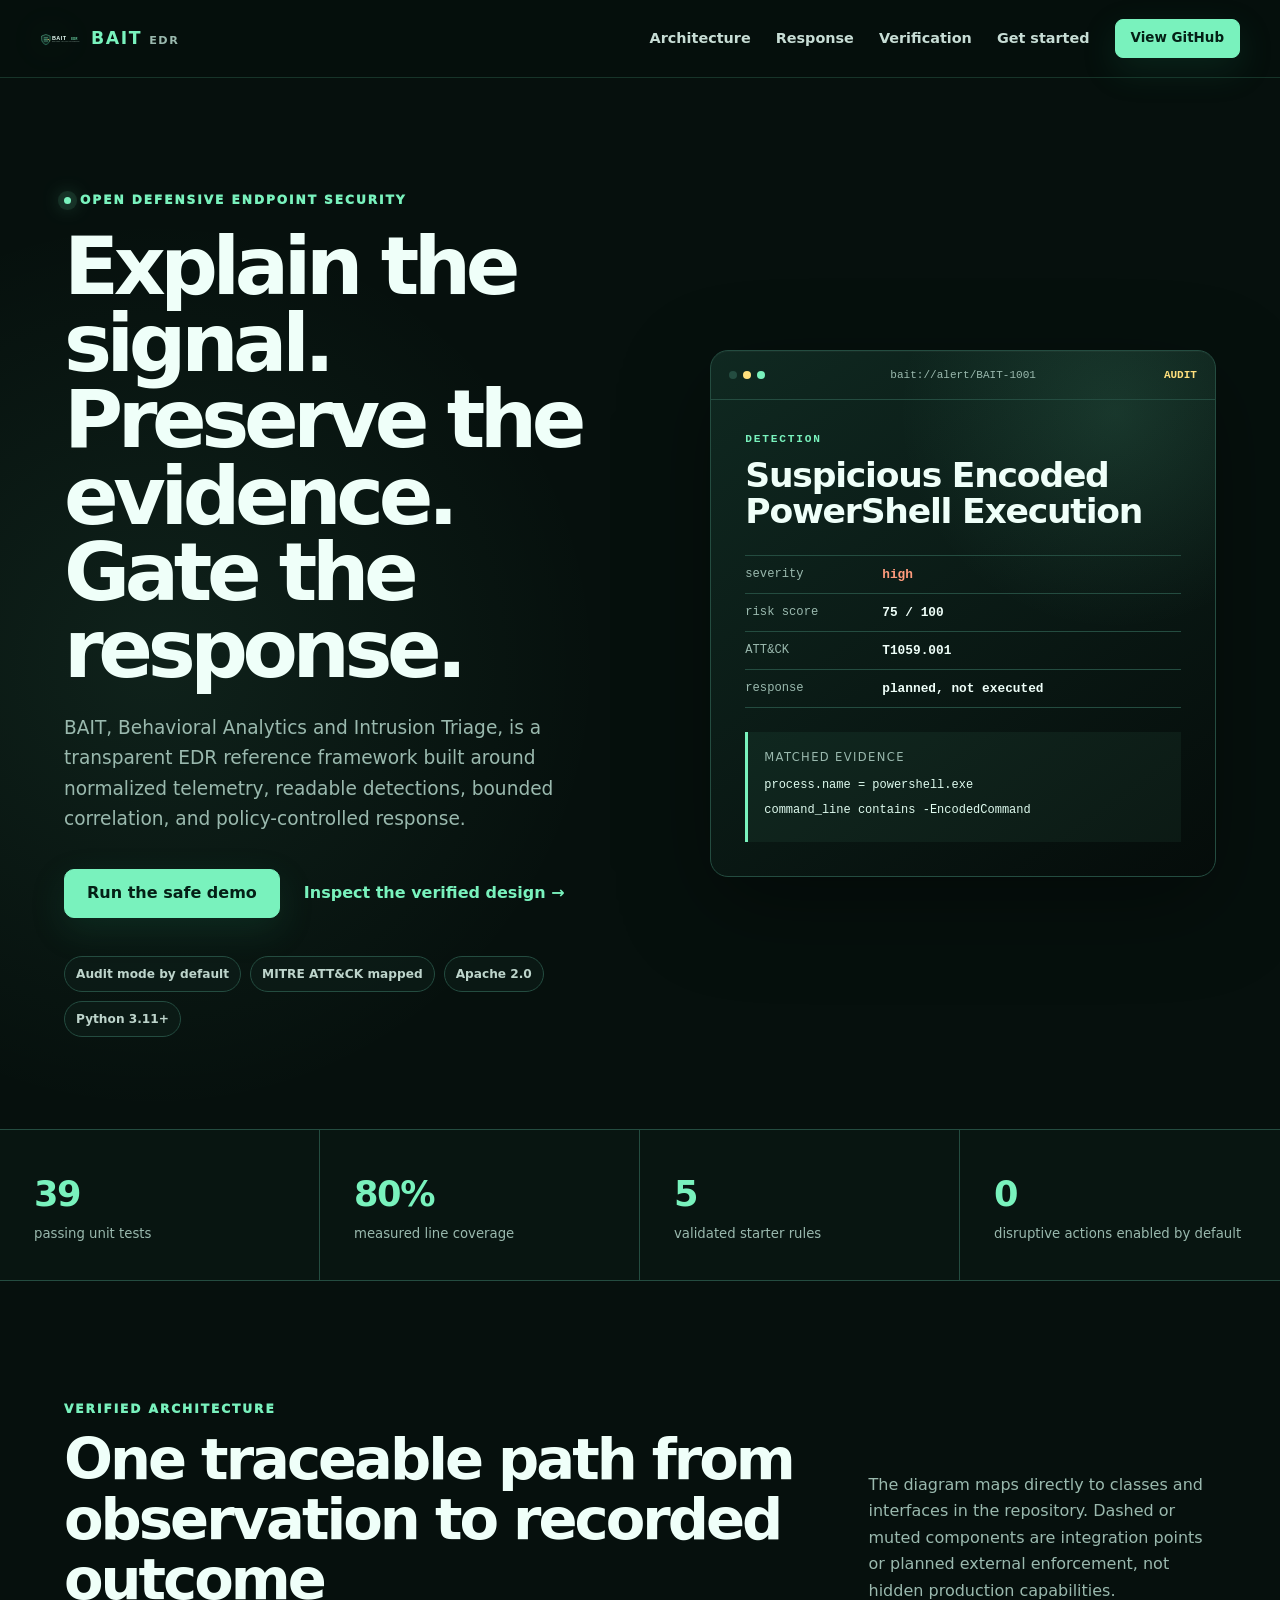
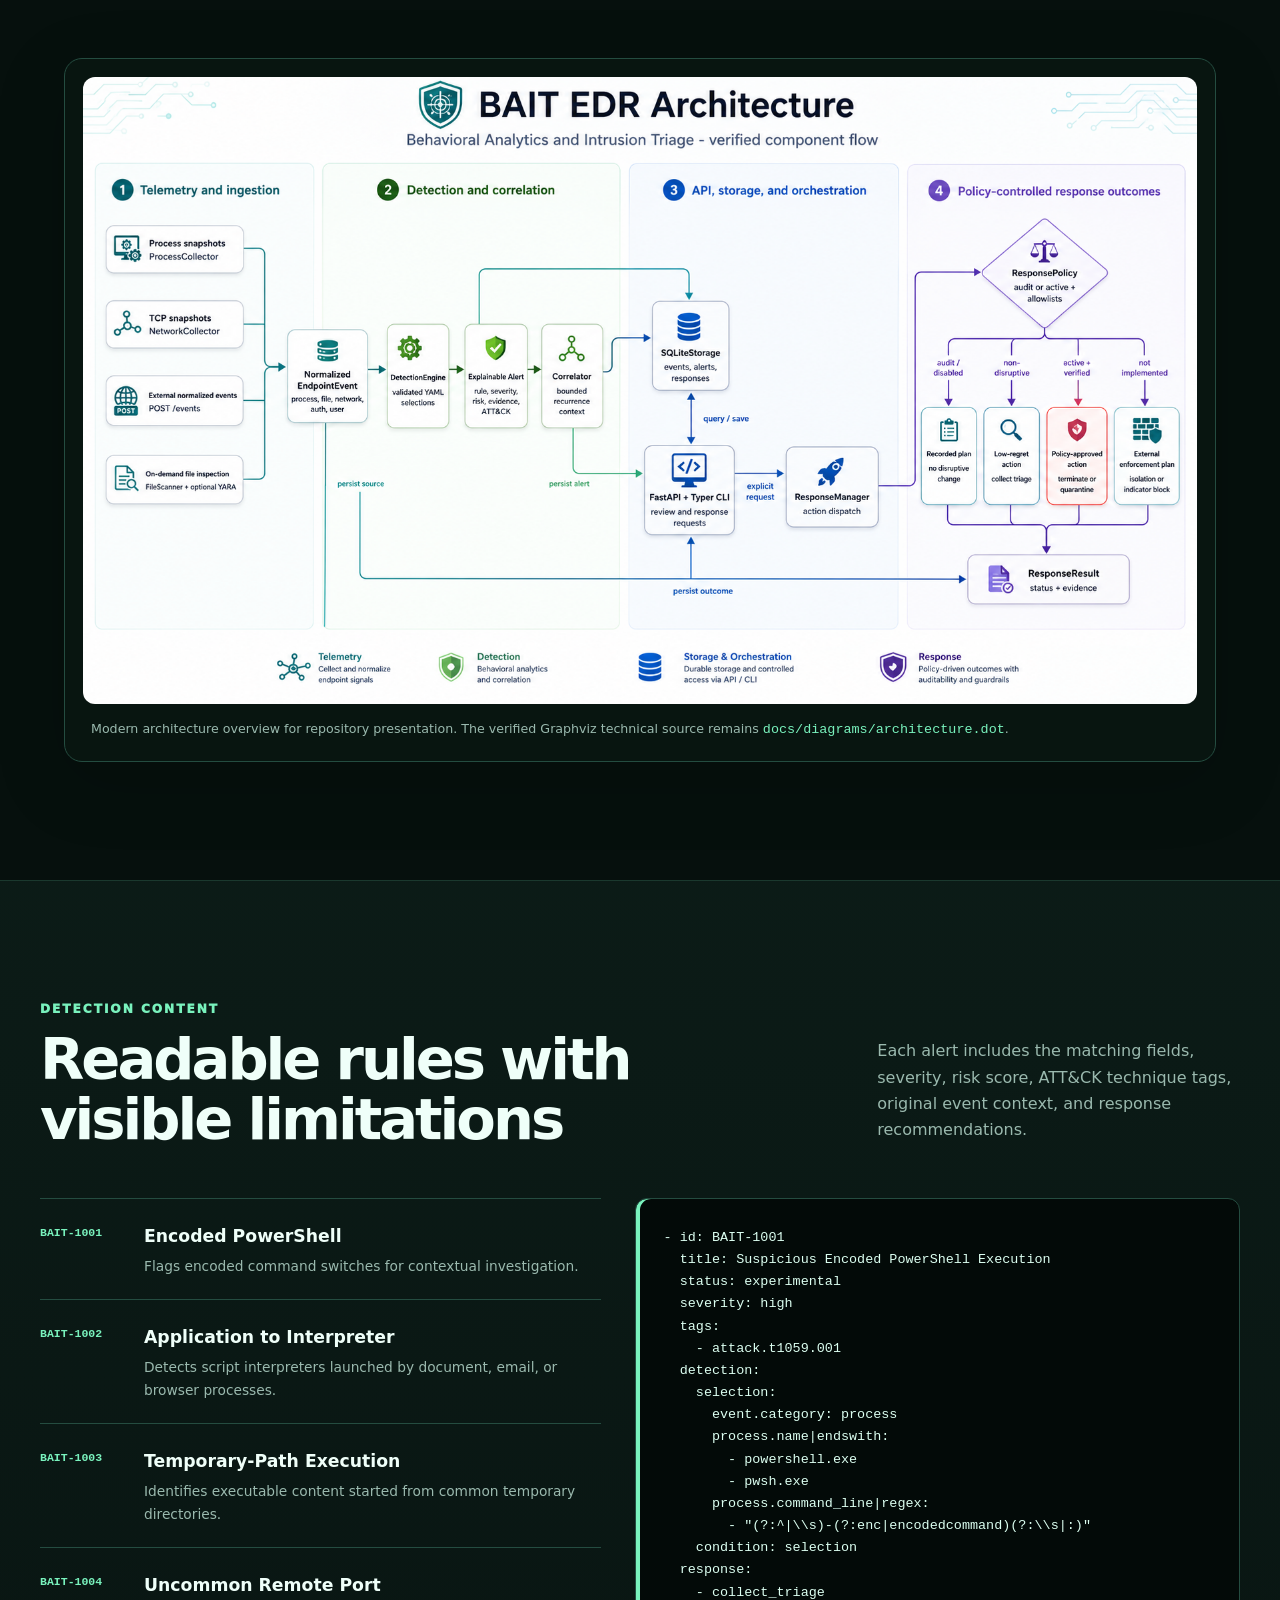
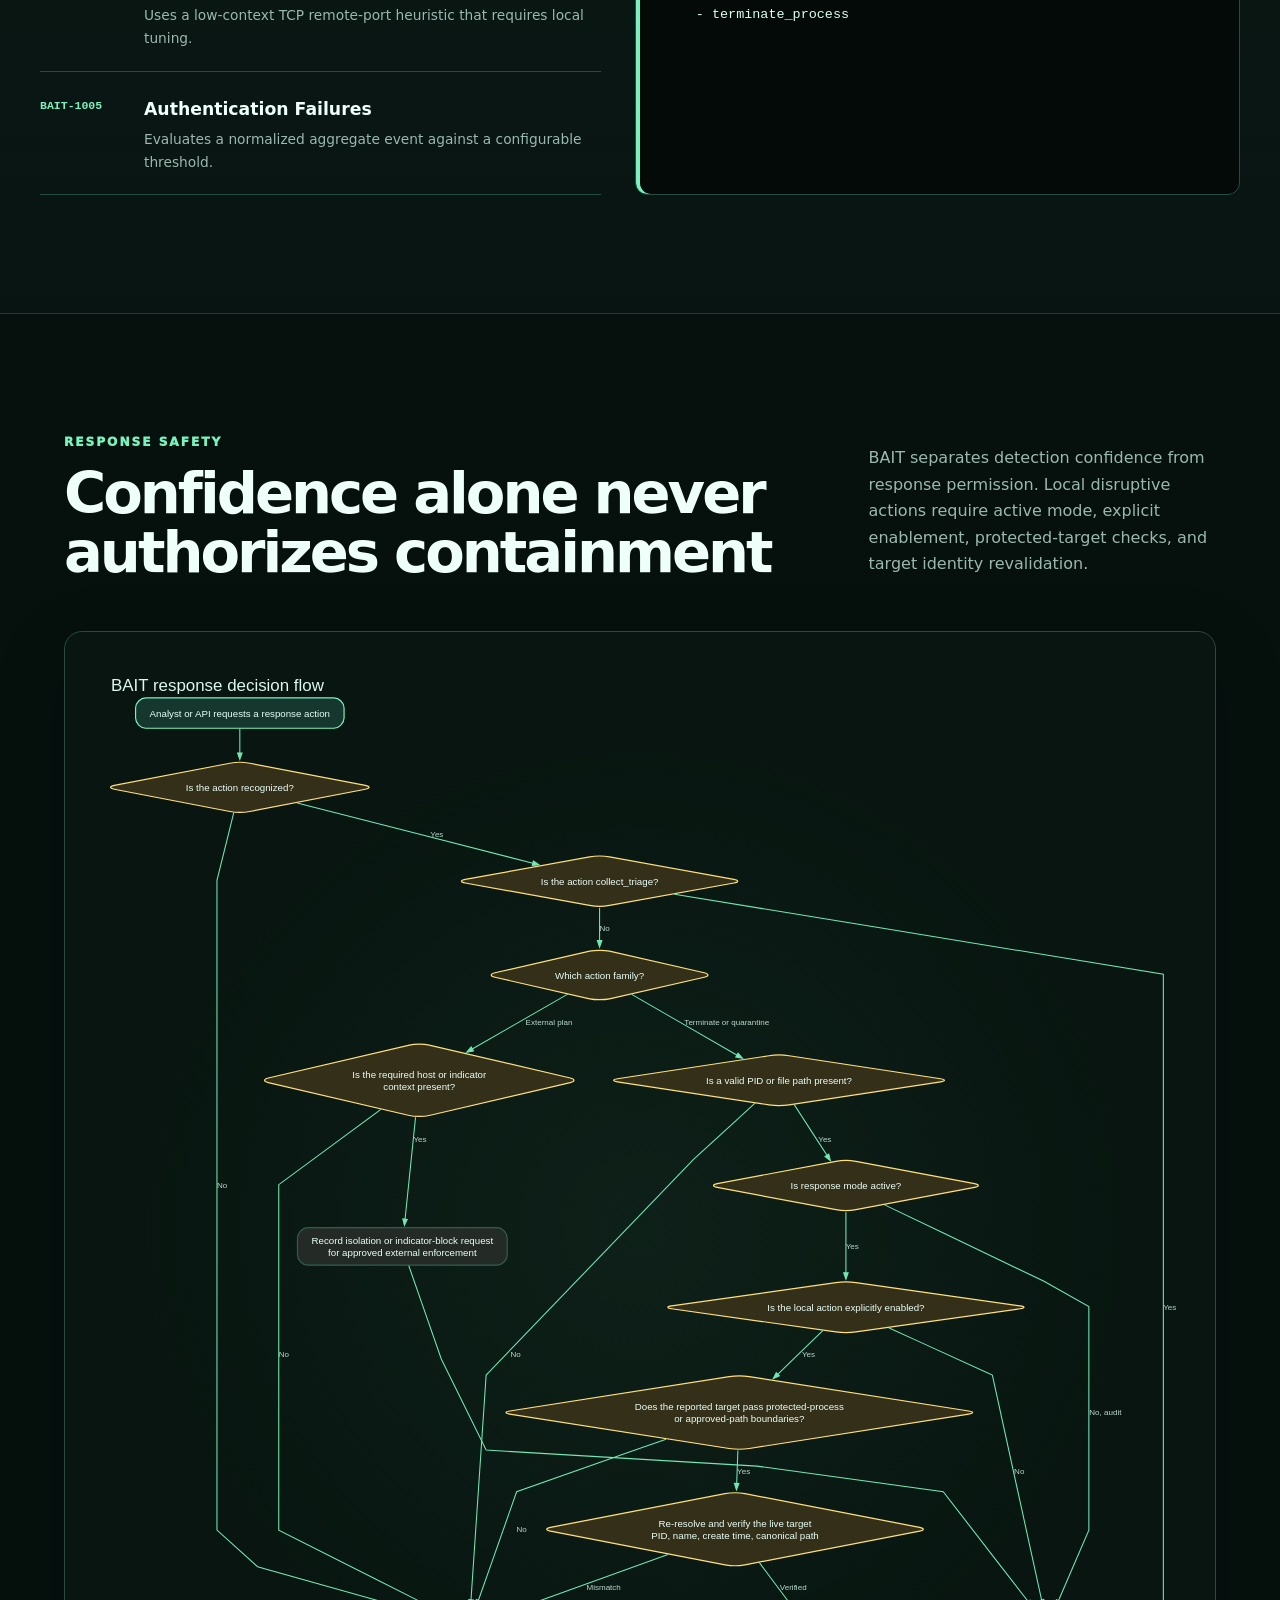
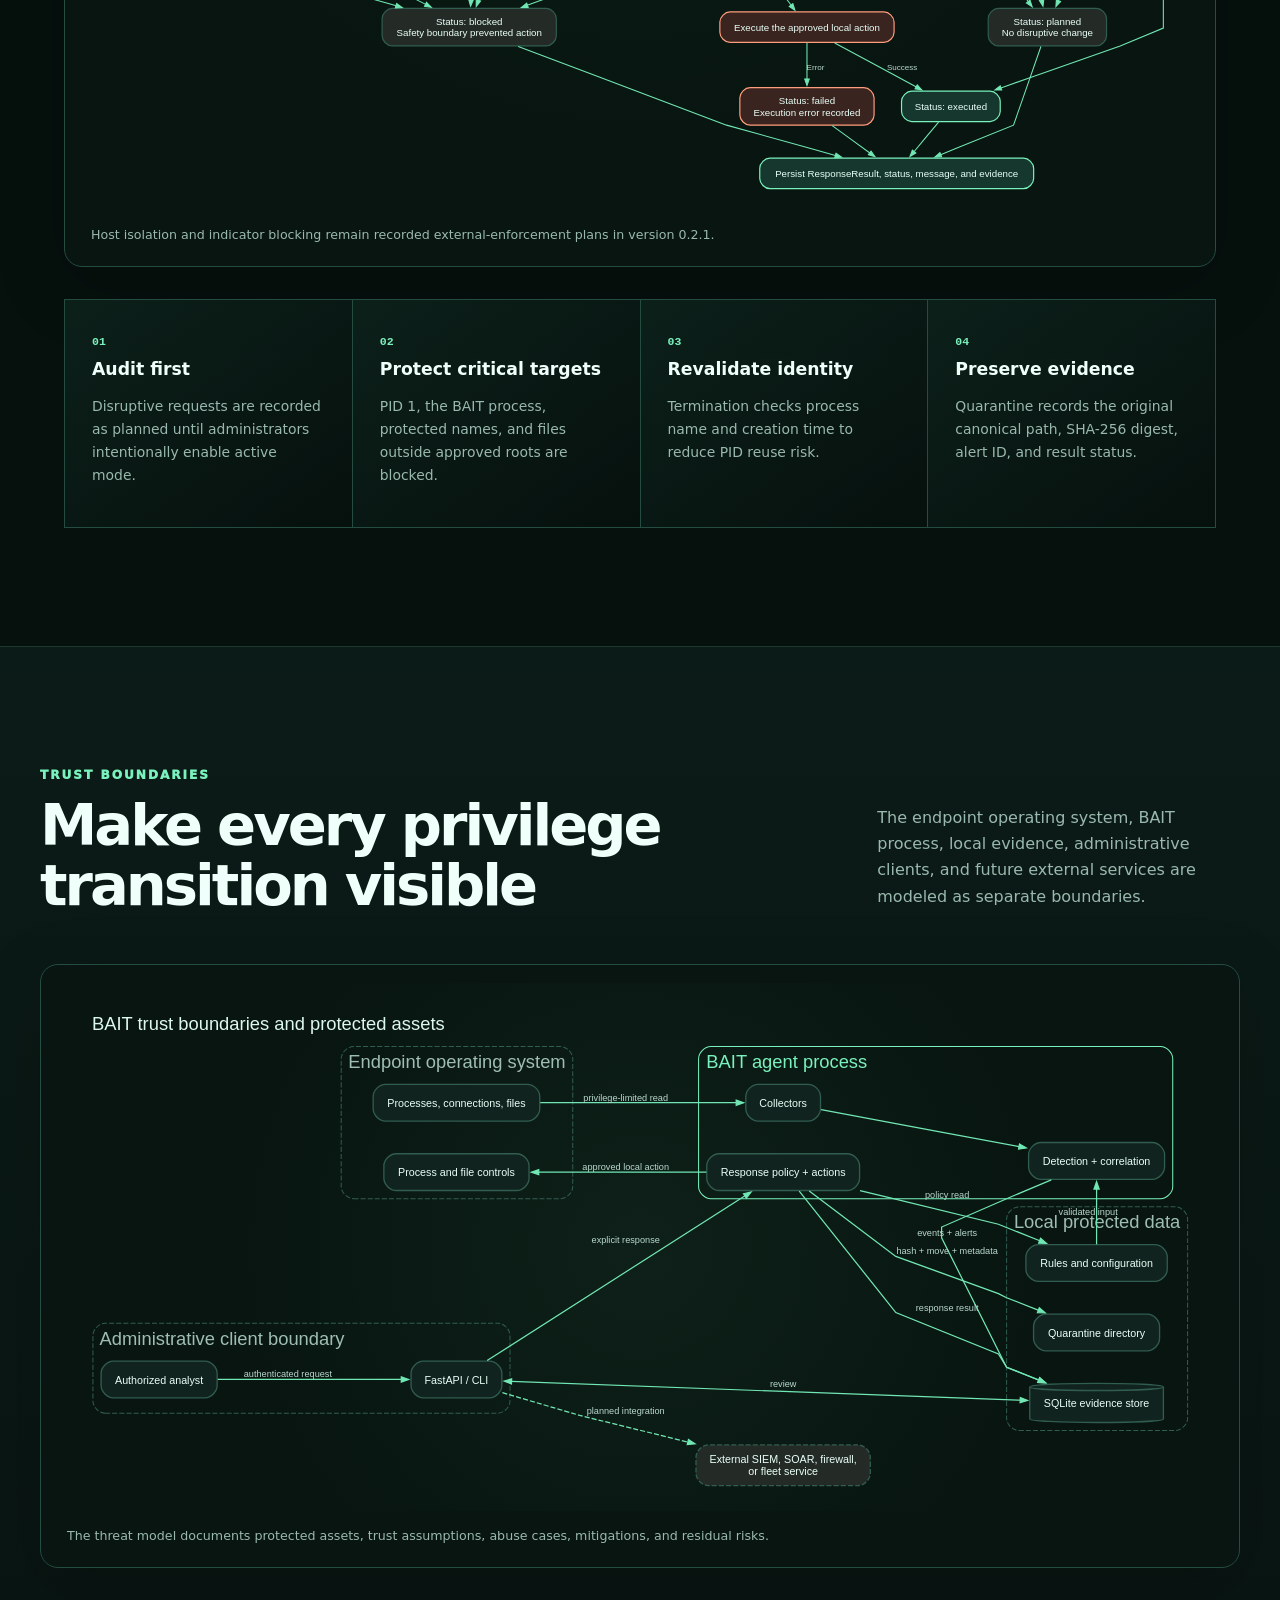
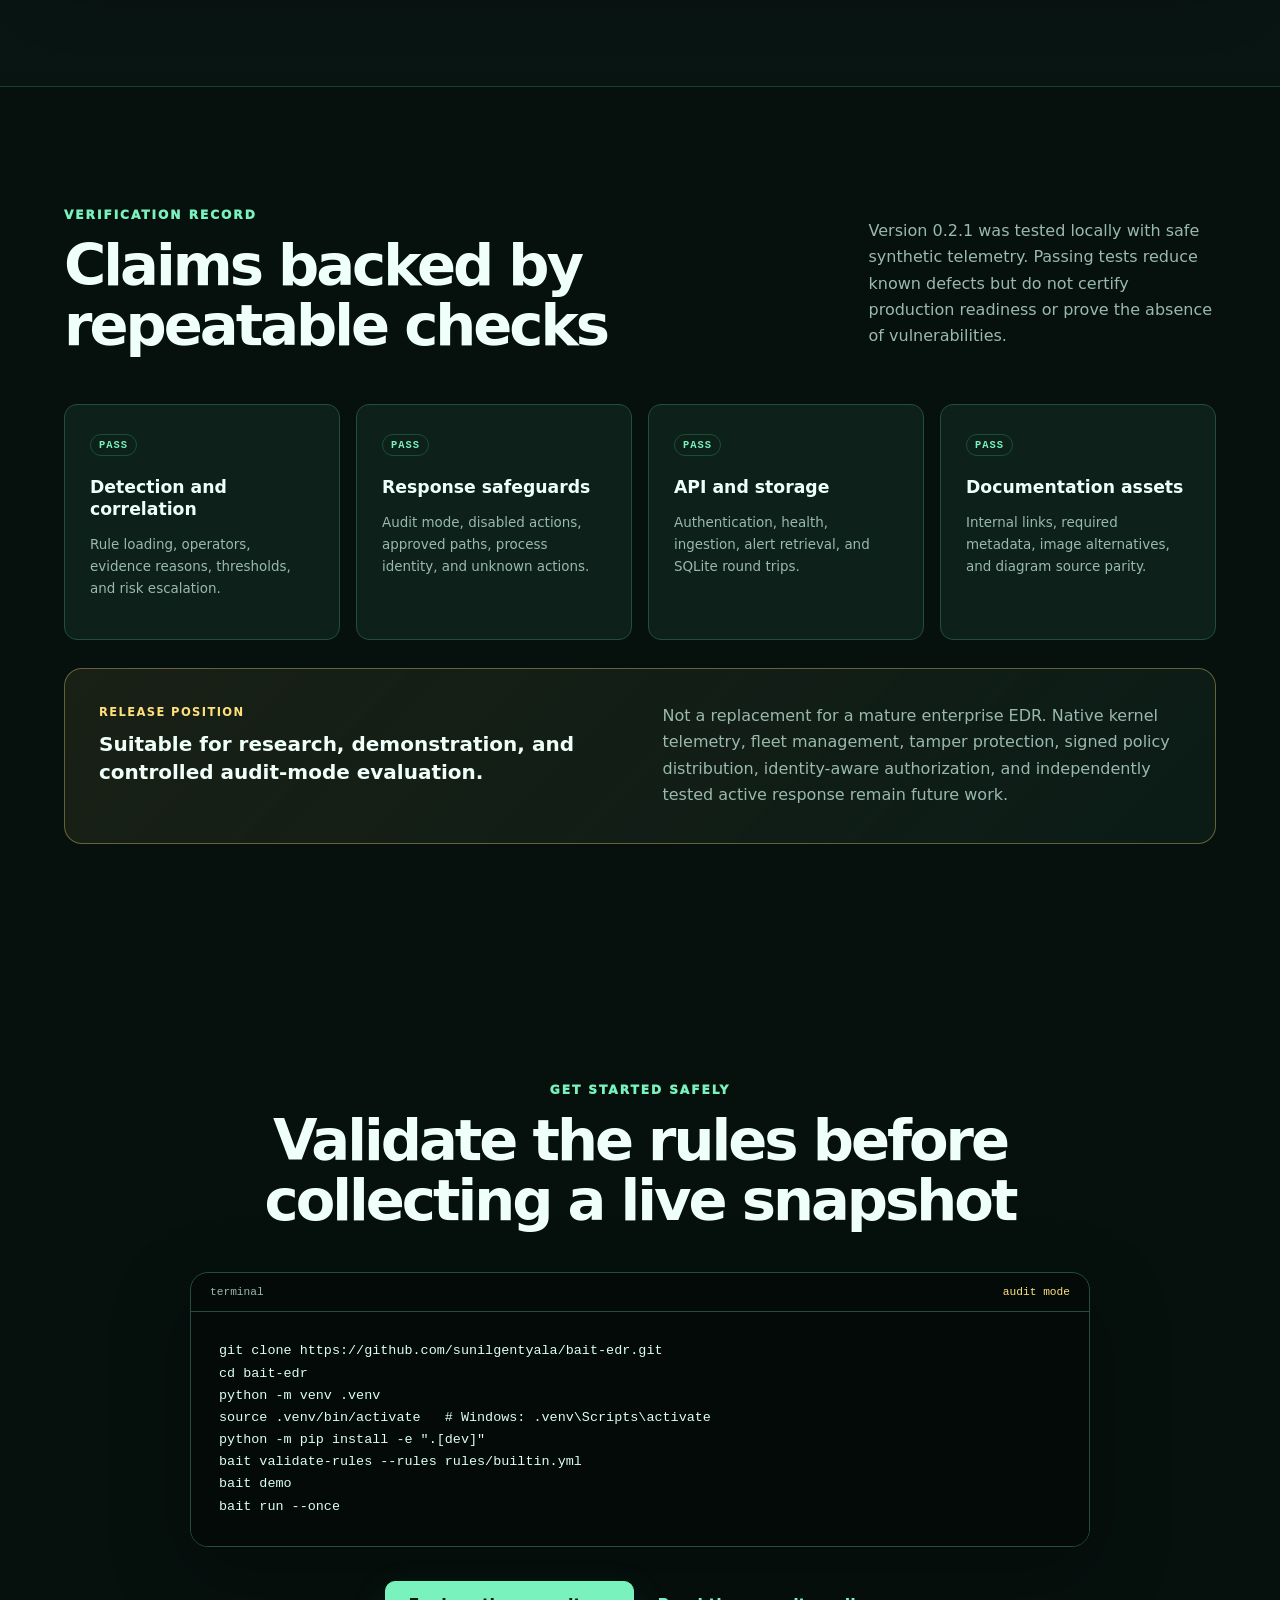
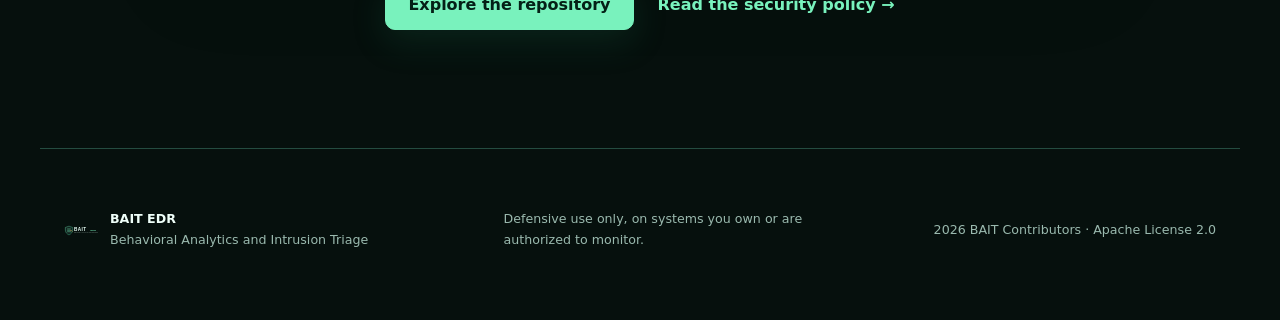
<file: docs/index.html>
<!doctype html>
<html lang="en">
<head>
  <meta charset="utf-8">
  <meta name="viewport" content="width=device-width, initial-scale=1">
  <meta name="description" content="BAIT is an audit-first endpoint detection and response reference framework for explainable intrusion detection, evidence preservation, and policy-controlled response.">
  <meta name="theme-color" content="#07100e">
  <meta property="og:title" content="BAIT EDR | Behavioral Analytics and Intrusion Triage">
  <meta property="og:description" content="An open, explainable, audit-first endpoint security framework with verified flows and policy-gated response.">
  <meta property="og:type" content="website">
  <meta property="og:image" content="assets/social-preview.png">
  <meta name="twitter:card" content="summary_large_image">
  <title>BAIT EDR | Behavioral Analytics and Intrusion Triage</title>
  <link rel="icon" href="assets/favicon.svg" type="image/svg+xml">
  <link rel="stylesheet" href="styles.css">
</head>
<body>
  <a class="skip-link" href="#content">Skip to content</a>

  <header class="site-header">
    <a class="brand" href="#top" aria-label="BAIT EDR home">
      <img src="assets/bait-logo.svg" alt="BAIT EDR logo" width="40" height="40">
      <span><strong>BAIT</strong><small>EDR</small></span>
    </a>
    <button class="nav-toggle" type="button" aria-expanded="false" aria-controls="primary-nav">Menu</button>
    <nav id="primary-nav" aria-label="Primary navigation">
      <a href="#architecture">Architecture</a>
      <a href="#response">Response</a>
      <a href="#verification">Verification</a>
      <a href="#start">Get started</a>
      <a class="button small repo-link" href="https://github.com/sunilgentyala/bait-edr">View GitHub</a>
    </nav>
  </header>

  <main id="content">
    <section id="top" class="hero" aria-labelledby="hero-title">
      <div class="hero-copy">
        <p class="eyebrow"><span class="signal-dot" aria-hidden="true"></span>Open defensive endpoint security</p>
        <h1 id="hero-title">Explain the signal.<br>Preserve the evidence.<br>Gate the response.</h1>
        <p class="lead">BAIT, Behavioral Analytics and Intrusion Triage, is a transparent EDR reference framework built around normalized telemetry, readable detections, bounded correlation, and policy-controlled response.</p>
        <div class="actions">
          <a class="button" href="#start">Run the safe demo</a>
          <a class="text-link" href="#architecture">Inspect the verified design <span aria-hidden="true">→</span></a>
        </div>
        <div class="status-row" aria-label="Project attributes">
          <span>Audit mode by default</span>
          <span>MITRE ATT&amp;CK mapped</span>
          <span>Apache 2.0</span>
          <span>Python 3.11+</span>
        </div>
      </div>

      <div class="hero-console" aria-label="Example BAIT alert">
        <div class="console-bar">
          <span class="console-lights" aria-hidden="true"><i></i><i></i><i></i></span>
          <span>bait://alert/BAIT-1001</span>
          <span class="console-state">AUDIT</span>
        </div>
        <div class="console-body">
          <p class="console-label">DETECTION</p>
          <h2>Suspicious Encoded PowerShell Execution</h2>
          <dl>
            <div><dt>severity</dt><dd class="severity">high</dd></div>
            <div><dt>risk score</dt><dd>75 / 100</dd></div>
            <div><dt>ATT&amp;CK</dt><dd>T1059.001</dd></div>
            <div><dt>response</dt><dd>planned, not executed</dd></div>
          </dl>
          <div class="evidence">
            <span>matched evidence</span>
            <code>process.name = powershell.exe</code>
            <code>command_line contains -EncodedCommand</code>
          </div>
        </div>
      </div>
    </section>

    <section class="metrics" aria-label="Verified project metrics">
      <article><strong>39</strong><span>passing unit tests</span></article>
      <article><strong>80%</strong><span>measured line coverage</span></article>
      <article><strong>5</strong><span>validated starter rules</span></article>
      <article><strong>0</strong><span>disruptive actions enabled by default</span></article>
    </section>

    <section id="architecture" class="section">
      <div class="section-heading">
        <div>
          <p class="eyebrow">Verified architecture</p>
          <h2>One traceable path from observation to recorded outcome</h2>
        </div>
        <p>The diagram maps directly to classes and interfaces in the repository. Dashed or muted components are integration points or planned external enforcement, not hidden production capabilities.</p>
      </div>
      <figure class="diagram-card">
        <a href="assets/architecture-modern.png" aria-label="Open the BAIT architecture diagram at full size">
          <img src="assets/architecture-modern.png" alt="BAIT architecture showing telemetry sources, normalized endpoint events, detection, correlation, storage, API and CLI access, response policy, and recorded outcomes.">
        </a>
        <figcaption>Modern architecture overview for repository presentation. The verified Graphviz technical source remains <code>docs/diagrams/architecture.dot</code>.</figcaption>
      </figure>
    </section>

    <section id="detections" class="section section-dark">
      <div class="section-heading">
        <div>
          <p class="eyebrow">Detection content</p>
          <h2>Readable rules with visible limitations</h2>
        </div>
        <p>Each alert includes the matching fields, severity, risk score, ATT&amp;CK technique tags, original event context, and response recommendations.</p>
      </div>
      <div class="detection-layout">
        <div class="rule-list">
          <article><span>BAIT-1001</span><h3>Encoded PowerShell</h3><p>Flags encoded command switches for contextual investigation.</p></article>
          <article><span>BAIT-1002</span><h3>Application to Interpreter</h3><p>Detects script interpreters launched by document, email, or browser processes.</p></article>
          <article><span>BAIT-1003</span><h3>Temporary-Path Execution</h3><p>Identifies executable content started from common temporary directories.</p></article>
          <article><span>BAIT-1004</span><h3>Uncommon Remote Port</h3><p>Uses a low-context TCP remote-port heuristic that requires local tuning.</p></article>
          <article><span>BAIT-1005</span><h3>Authentication Failures</h3><p>Evaluates a normalized aggregate event against a configurable threshold.</p></article>
        </div>
        <pre aria-label="Example BAIT detection rule"><code>- id: BAIT-1001
  title: Suspicious Encoded PowerShell Execution
  status: experimental
  severity: high
  tags:
    - attack.t1059.001
  detection:
    selection:
      event.category: process
      process.name|endswith:
        - powershell.exe
        - pwsh.exe
      process.command_line|regex:
        - "(?:^|\\s)-(?:enc|encodedcommand)(?:\\s|:)"
    condition: selection
  response:
    - collect_triage
    - terminate_process</code></pre>
      </div>
    </section>

    <section id="response" class="section">
      <div class="section-heading">
        <div>
          <p class="eyebrow">Response safety</p>
          <h2>Confidence alone never authorizes containment</h2>
        </div>
        <p>BAIT separates detection confidence from response permission. Local disruptive actions require active mode, explicit enablement, protected-target checks, and target identity revalidation.</p>
      </div>
      <figure class="diagram-card">
        <a href="assets/response-flow.svg" aria-label="Open the BAIT response decision flow at full size">
          <img src="assets/response-flow.svg" alt="BAIT response flow showing recognized action checks, required target data, audit or active mode, explicit action enablement, safety boundaries, identity revalidation, execution, and recorded results.">
        </a>
        <figcaption>Host isolation and indicator blocking remain recorded external-enforcement plans in version 0.2.1.</figcaption>
      </figure>
      <div class="safety-grid">
        <article><span>01</span><h3>Audit first</h3><p>Disruptive requests are recorded as planned until administrators intentionally enable active mode.</p></article>
        <article><span>02</span><h3>Protect critical targets</h3><p>PID 1, the BAIT process, protected names, and files outside approved roots are blocked.</p></article>
        <article><span>03</span><h3>Revalidate identity</h3><p>Termination checks process name and creation time to reduce PID reuse risk.</p></article>
        <article><span>04</span><h3>Preserve evidence</h3><p>Quarantine records the original canonical path, SHA-256 digest, alert ID, and result status.</p></article>
      </div>
    </section>

    <section id="trust" class="section section-dark">
      <div class="section-heading">
        <div>
          <p class="eyebrow">Trust boundaries</p>
          <h2>Make every privilege transition visible</h2>
        </div>
        <p>The endpoint operating system, BAIT process, local evidence, administrative clients, and future external services are modeled as separate boundaries.</p>
      </div>
      <figure class="diagram-card">
        <a href="assets/trust-boundaries.svg" aria-label="Open the BAIT trust-boundary diagram at full size">
          <img src="assets/trust-boundaries.svg" alt="BAIT trust-boundary diagram separating endpoint operating-system data and controls, agent components, rules, evidence storage, quarantine, administrative clients, and external services.">
        </a>
        <figcaption>The threat model documents protected assets, trust assumptions, abuse cases, mitigations, and residual risks.</figcaption>
      </figure>
    </section>

    <section id="verification" class="section">
      <div class="section-heading">
        <div>
          <p class="eyebrow">Verification record</p>
          <h2>Claims backed by repeatable checks</h2>
        </div>
        <p>Version 0.2.1 was tested locally with safe synthetic telemetry. Passing tests reduce known defects but do not certify production readiness or prove the absence of vulnerabilities.</p>
      </div>
      <div class="verification-grid">
        <article><strong>PASS</strong><h3>Detection and correlation</h3><p>Rule loading, operators, evidence reasons, thresholds, and risk escalation.</p></article>
        <article><strong>PASS</strong><h3>Response safeguards</h3><p>Audit mode, disabled actions, approved paths, process identity, and unknown actions.</p></article>
        <article><strong>PASS</strong><h3>API and storage</h3><p>Authentication, health, ingestion, alert retrieval, and SQLite round trips.</p></article>
        <article><strong>PASS</strong><h3>Documentation assets</h3><p>Internal links, required metadata, image alternatives, and diagram source parity.</p></article>
      </div>
      <div class="callout">
        <div><span>Release position</span><strong>Suitable for research, demonstration, and controlled audit-mode evaluation.</strong></div>
        <p>Not a replacement for a mature enterprise EDR. Native kernel telemetry, fleet management, tamper protection, signed policy distribution, identity-aware authorization, and independently tested active response remain future work.</p>
      </div>
    </section>

    <section id="start" class="section start">
      <p class="eyebrow">Get started safely</p>
      <h2>Validate the rules before collecting a live snapshot</h2>
      <div class="command-card">
        <div class="command-tabs" aria-hidden="true"><span>terminal</span><span>audit mode</span></div>
        <pre><code>git clone https://github.com/sunilgentyala/bait-edr.git
cd bait-edr
python -m venv .venv
source .venv/bin/activate   # Windows: .venv\Scripts\activate
python -m pip install -e ".[dev]"
bait validate-rules --rules rules/builtin.yml
bait demo
bait run --once</code></pre>
      </div>
      <div class="actions centered">
        <a class="button repo-link" href="https://github.com/sunilgentyala/bait-edr">Explore the repository</a>
        <a class="text-link" href="https://github.com/sunilgentyala/bait-edr/blob/main/SECURITY.md">Read the security policy <span aria-hidden="true">→</span></a>
      </div>
    </section>
  </main>

  <footer>
    <div class="footer-brand">
      <img src="assets/bait-logo.svg" alt="" width="34" height="34">
      <p><strong>BAIT EDR</strong><span>Behavioral Analytics and Intrusion Triage</span></p>
    </div>
    <p>Defensive use only, on systems you own or are authorized to monitor.</p>
    <p><span id="year">2026</span> BAIT Contributors · Apache License 2.0</p>
  </footer>

  <script src="app.js"></script>
</body>
</html>
</file>
<file: docs/styles.css>
:root {
  --bg: #06100d;
  --bg-soft: #091713;
  --panel: #0d201a;
  --panel-strong: #102a22;
  --text: #effff9;
  --muted: #9ab9ae;
  --line: #244c40;
  --line-soft: rgba(121, 242, 189, 0.16);
  --accent: #79f2bd;
  --accent-dark: #174f3b;
  --gold: #ffe07d;
  --danger: #ff9c7d;
  --max: 1200px;
  --radius: 18px;
  color-scheme: dark;
}

* { box-sizing: border-box; }
html { scroll-behavior: smooth; scroll-padding-top: 90px; }
body {
  margin: 0;
  background:
    radial-gradient(circle at 12% 8%, rgba(121, 242, 189, 0.08), transparent 28rem),
    var(--bg);
  color: var(--text);
  font-family: Inter, ui-sans-serif, system-ui, -apple-system, BlinkMacSystemFont, "Segoe UI", sans-serif;
  line-height: 1.65;
  text-rendering: optimizeLegibility;
}
img { display: block; max-width: 100%; }
a { color: inherit; text-decoration: none; }
button, a { -webkit-tap-highlight-color: transparent; }
:focus-visible { outline: 3px solid var(--gold); outline-offset: 4px; }

.skip-link {
  position: fixed;
  left: 16px;
  top: -80px;
  z-index: 100;
  padding: 11px 15px;
  border-radius: 8px;
  background: var(--gold);
  color: #151306;
  font-weight: 800;
}
.skip-link:focus { top: 16px; }

.site-header {
  position: sticky;
  top: 0;
  z-index: 50;
  display: flex;
  align-items: center;
  justify-content: space-between;
  min-height: 78px;
  padding: 0 max(22px, calc((100vw - var(--max)) / 2));
  border-bottom: 1px solid var(--line-soft);
  background: rgba(6, 16, 13, 0.9);
  backdrop-filter: blur(18px);
}
.brand { display: inline-flex; align-items: center; gap: 11px; }
.brand img { filter: drop-shadow(0 0 18px rgba(121, 242, 189, 0.2)); }
.brand > span { display: flex; align-items: baseline; gap: 7px; letter-spacing: 0.1em; }
.brand strong { color: var(--accent); font-size: 1.08rem; }
.brand small { color: var(--muted); font-size: 0.7rem; font-weight: 800; }
nav { display: flex; align-items: center; gap: 25px; font-size: 0.9rem; font-weight: 700; }
nav > a:not(.button) { color: #c7ddd5; }
nav > a:not(.button):hover { color: var(--accent); }
.nav-toggle {
  display: none;
  min-height: 42px;
  padding: 0 14px;
  border: 1px solid var(--line);
  border-radius: 9px;
  background: var(--panel);
  color: var(--text);
  font: inherit;
  font-weight: 750;
}

.button {
  display: inline-flex;
  align-items: center;
  justify-content: center;
  min-height: 49px;
  padding: 0 22px;
  border: 1px solid var(--accent);
  border-radius: 10px;
  background: var(--accent);
  color: #042016;
  font-weight: 900;
  box-shadow: 0 12px 34px rgba(30, 120, 85, 0.2);
  transition: transform 160ms ease, box-shadow 160ms ease;
}
.button:hover { transform: translateY(-2px); box-shadow: 0 16px 42px rgba(30, 120, 85, 0.29); }
.button.small { min-height: 39px; padding: 0 15px; border-radius: 8px; font-size: 0.84rem; }
.text-link { color: var(--accent); font-weight: 850; }
.text-link:hover { text-decoration: underline; text-underline-offset: 5px; }

.hero {
  max-width: var(--max);
  min-height: 730px;
  margin: 0 auto;
  padding: 112px 24px 92px;
  display: grid;
  grid-template-columns: minmax(0, 1.06fr) minmax(370px, 0.94fr);
  gap: 76px;
  align-items: center;
}
.eyebrow {
  margin: 0;
  color: var(--accent);
  font-size: 0.76rem;
  font-weight: 950;
  letter-spacing: 0.16em;
  text-transform: uppercase;
}
.signal-dot {
  display: inline-block;
  width: 7px;
  height: 7px;
  margin-right: 9px;
  border-radius: 50%;
  background: var(--accent);
  box-shadow: 0 0 0 6px rgba(121, 242, 189, 0.1), 0 0 20px var(--accent);
}
h1 {
  margin: 18px 0 25px;
  font-size: clamp(3.3rem, 6.3vw, 6.2rem);
  line-height: 0.95;
  letter-spacing: -0.067em;
}
h2 {
  margin: 11px 0 22px;
  max-width: 860px;
  font-size: clamp(2.25rem, 4.5vw, 4.3rem);
  line-height: 1.04;
  letter-spacing: -0.052em;
}
h3 { margin: 5px 0 8px; font-size: 1.08rem; line-height: 1.3; }
.lead { max-width: 690px; margin: 0; color: var(--muted); font-size: 1.16rem; }
.actions { display: flex; align-items: center; gap: 24px; margin-top: 34px; }
.actions.centered { justify-content: center; }
.status-row { display: flex; flex-wrap: wrap; gap: 9px; margin-top: 38px; }
.status-row span {
  padding: 7px 11px;
  border: 1px solid var(--line);
  border-radius: 999px;
  color: #bdd4cb;
  background: rgba(13, 32, 26, 0.55);
  font-size: 0.76rem;
  font-weight: 700;
}

.hero-console {
  position: relative;
  border: 1px solid var(--line);
  border-radius: var(--radius);
  overflow: hidden;
  background: linear-gradient(145deg, rgba(16, 42, 34, 0.94), rgba(5, 12, 10, 0.98));
  box-shadow: 0 28px 90px rgba(0, 0, 0, 0.36), inset 0 1px rgba(255, 255, 255, 0.03);
}
.hero-console::before {
  content: "";
  position: absolute;
  inset: -1px;
  pointer-events: none;
  background: radial-gradient(circle at 80% 12%, rgba(121, 242, 189, 0.12), transparent 35%);
}
.console-bar {
  position: relative;
  display: grid;
  grid-template-columns: 1fr auto 1fr;
  align-items: center;
  min-height: 49px;
  padding: 0 18px;
  border-bottom: 1px solid var(--line);
  color: var(--muted);
  font-family: ui-monospace, SFMono-Regular, Menlo, Consolas, monospace;
  font-size: 0.69rem;
}
.console-lights { display: flex; gap: 6px; }
.console-lights i { width: 8px; height: 8px; border-radius: 50%; background: var(--line); }
.console-lights i:nth-child(2) { background: var(--gold); }
.console-lights i:nth-child(3) { background: var(--accent); }
.console-state { justify-self: end; color: var(--gold); font-weight: 900; }
.console-body { position: relative; padding: 34px; }
.console-label { margin: 0; color: var(--accent); font: 800 0.7rem/1 ui-monospace, monospace; letter-spacing: 0.16em; }
.console-body h2 { margin: 13px 0 25px; font-size: clamp(1.55rem, 2.7vw, 2.3rem); letter-spacing: -0.035em; }
dl { margin: 0; border-top: 1px solid var(--line); }
dl div { display: grid; grid-template-columns: 125px 1fr; gap: 12px; padding: 11px 0; border-bottom: 1px solid var(--line); }
dt { color: var(--muted); font: 0.76rem ui-monospace, monospace; }
dd { margin: 0; font: 700 0.8rem ui-monospace, monospace; }
.severity { color: var(--danger); }
.evidence { margin-top: 24px; padding: 16px; border-left: 3px solid var(--accent); background: rgba(121, 242, 189, 0.05); }
.evidence span { display: block; margin-bottom: 9px; color: var(--muted); font-size: 0.72rem; text-transform: uppercase; letter-spacing: 0.12em; }
.evidence code { display: block; margin: 5px 0; color: #dffbef; font-size: 0.75rem; }

.metrics { display: grid; grid-template-columns: repeat(4, 1fr); border-block: 1px solid var(--line); }
.metrics article { min-height: 150px; padding: 34px; display: flex; flex-direction: column; justify-content: center; border-right: 1px solid var(--line); background: rgba(13, 32, 26, 0.36); }
.metrics article:last-child { border-right: 0; }
.metrics strong { color: var(--accent); font-size: 2.2rem; letter-spacing: -0.04em; }
.metrics span { color: var(--muted); font-size: 0.83rem; }

.section { max-width: var(--max); margin: 0 auto; padding: 118px 24px; }
.section-dark { max-width: none; padding-inline: max(24px, calc((100vw - var(--max)) / 2)); background: linear-gradient(180deg, rgba(13, 32, 26, 0.72), rgba(9, 23, 19, 0.72)); border-block: 1px solid var(--line-soft); }
.section-heading { display: grid; grid-template-columns: minmax(0, 1.5fr) minmax(280px, 0.7fr); gap: 60px; align-items: end; margin-bottom: 48px; }
.section-heading h2 { margin-bottom: 0; }
.section-heading > p { margin: 0 0 6px; color: var(--muted); }
.diagram-card { margin: 0; padding: 18px; border: 1px solid var(--line); border-radius: var(--radius); background: #081510; box-shadow: 0 20px 70px rgba(0, 0, 0, 0.18); }
.diagram-card a { display: block; border-radius: 12px; overflow: auto; background: radial-gradient(circle at center, rgba(121, 242, 189, 0.05), transparent 64%); }
.diagram-card img { width: 100%; min-width: 760px; height: auto; }
.diagram-card figcaption { padding: 15px 8px 2px; color: var(--muted); font-size: 0.79rem; }
.diagram-card code { color: var(--accent); }

.detection-layout { display: grid; grid-template-columns: 1fr 1.08fr; gap: 34px; align-items: stretch; }
.rule-list { border-top: 1px solid var(--line); }
.rule-list article { position: relative; padding: 21px 12px 21px 104px; border-bottom: 1px solid var(--line); }
.rule-list span { position: absolute; left: 0; top: 27px; color: var(--accent); font: 800 0.72rem ui-monospace, monospace; }
.rule-list p { margin: 0; color: var(--muted); font-size: 0.86rem; }
pre { margin: 0; padding: 28px; overflow: auto; border: 1px solid var(--line); border-radius: 12px; background: #030a08; color: #dcfff1; box-shadow: inset 4px 0 0 var(--accent); text-align: left; }
code { font-family: "SFMono-Regular", Consolas, "Liberation Mono", monospace; font-size: 0.84rem; }

.safety-grid { display: grid; grid-template-columns: repeat(4, 1fr); margin-top: 32px; border-top: 1px solid var(--line); border-left: 1px solid var(--line); }
.safety-grid article { min-height: 220px; padding: 27px; border-right: 1px solid var(--line); border-bottom: 1px solid var(--line); background: linear-gradient(145deg, rgba(16, 42, 34, 0.62), rgba(6, 16, 13, 0.4)); }
.safety-grid span { color: var(--accent); font: 850 0.72rem ui-monospace, monospace; }
.safety-grid p { color: var(--muted); font-size: 0.87rem; }

.verification-grid { display: grid; grid-template-columns: repeat(4, 1fr); gap: 16px; }
.verification-grid article { padding: 25px; border: 1px solid var(--line); border-radius: 13px; background: var(--panel); }
.verification-grid strong { display: inline-block; margin-bottom: 15px; padding: 4px 8px; border: 1px solid var(--accent-dark); border-radius: 999px; color: var(--accent); font: 900 0.65rem ui-monospace, monospace; letter-spacing: 0.1em; }
.verification-grid p { color: var(--muted); font-size: 0.84rem; }
.callout { display: grid; grid-template-columns: 1fr 1fr; gap: 45px; margin-top: 28px; padding: 34px; border: 1px solid rgba(255, 224, 125, 0.35); border-radius: var(--radius); background: linear-gradient(135deg, rgba(255, 224, 125, 0.08), rgba(13, 32, 26, 0.75)); }
.callout span { display: block; margin-bottom: 9px; color: var(--gold); font-size: 0.72rem; font-weight: 900; letter-spacing: 0.12em; text-transform: uppercase; }
.callout strong { font-size: 1.25rem; line-height: 1.35; }
.callout p { margin: 0; color: var(--muted); }

.start { text-align: center; }
.start h2 { margin-inline: auto; }
.command-card { max-width: 900px; margin: 42px auto 0; border: 1px solid var(--line); border-radius: var(--radius); overflow: hidden; background: #030a08; box-shadow: 0 26px 80px rgba(0, 0, 0, 0.26); }
.command-tabs { display: flex; justify-content: space-between; padding: 13px 19px; border-bottom: 1px solid var(--line); color: var(--muted); font: 0.7rem ui-monospace, monospace; }
.command-tabs span:last-child { color: var(--gold); }
.command-card pre { border: 0; border-radius: 0; box-shadow: none; }

footer { max-width: var(--max); margin: 0 auto; padding: 48px 24px; display: grid; grid-template-columns: 1.2fr 1fr 1fr; gap: 30px; align-items: center; border-top: 1px solid var(--line); color: var(--muted); font-size: 0.79rem; }
footer > p:last-child { text-align: right; }
.footer-brand { display: flex; align-items: center; gap: 12px; }
.footer-brand p { margin: 0; }
.footer-brand strong, .footer-brand span { display: block; }
.footer-brand strong { color: var(--text); }

@media (max-width: 1000px) {
  .hero { grid-template-columns: 1fr; gap: 48px; padding-top: 88px; }
  .hero-copy { max-width: 820px; }
  .hero-console { max-width: 700px; }
  .section-heading, .detection-layout { grid-template-columns: 1fr; }
  .section-heading { gap: 14px; }
  .safety-grid, .verification-grid { grid-template-columns: repeat(2, 1fr); }
  footer { grid-template-columns: 1fr; }
  footer > p:last-child { text-align: left; }
}

@media (max-width: 780px) {
  .site-header { min-height: 70px; }
  .nav-toggle { display: inline-flex; align-items: center; }
  nav {
    position: absolute;
    top: 70px;
    left: 0;
    right: 0;
    display: none;
    flex-direction: column;
    align-items: stretch;
    gap: 0;
    padding: 12px 22px 22px;
    border-bottom: 1px solid var(--line);
    background: rgba(6, 16, 13, 0.98);
  }
  nav[data-open="true"] { display: flex; }
  nav > a { padding: 13px 4px; }
  nav .button { margin-top: 8px; }
  .metrics { grid-template-columns: repeat(2, 1fr); }
  .metrics article:nth-child(2) { border-right: 0; }
  .metrics article:nth-child(-n + 2) { border-bottom: 1px solid var(--line); }
  .callout { grid-template-columns: 1fr; gap: 20px; }
}

@media (max-width: 560px) {
  h1 { font-size: 3.05rem; }
  h2 { font-size: 2.35rem; }
  .hero { min-height: auto; padding: 68px 20px 75px; }
  .section, .section-dark { padding-block: 84px; }
  .actions { align-items: flex-start; flex-direction: column; }
  .actions.centered { align-items: center; }
  .console-body { padding: 25px 21px; }
  .console-bar { grid-template-columns: 1fr 1fr; }
  .console-bar > span:nth-child(2) { display: none; }
  .metrics { grid-template-columns: 1fr; }
  .metrics article { min-height: 115px; border-right: 0; border-bottom: 1px solid var(--line); }
  .safety-grid, .verification-grid { grid-template-columns: 1fr; }
  .diagram-card { padding: 10px; }
  .diagram-card img { min-width: 680px; }
  .rule-list article { padding-left: 92px; }
}

@media (prefers-reduced-motion: reduce) {
  html { scroll-behavior: auto; }
  *, *::before, *::after { animation-duration: 0.01ms !important; animation-iteration-count: 1 !important; transition-duration: 0.01ms !important; }
}
</file>
